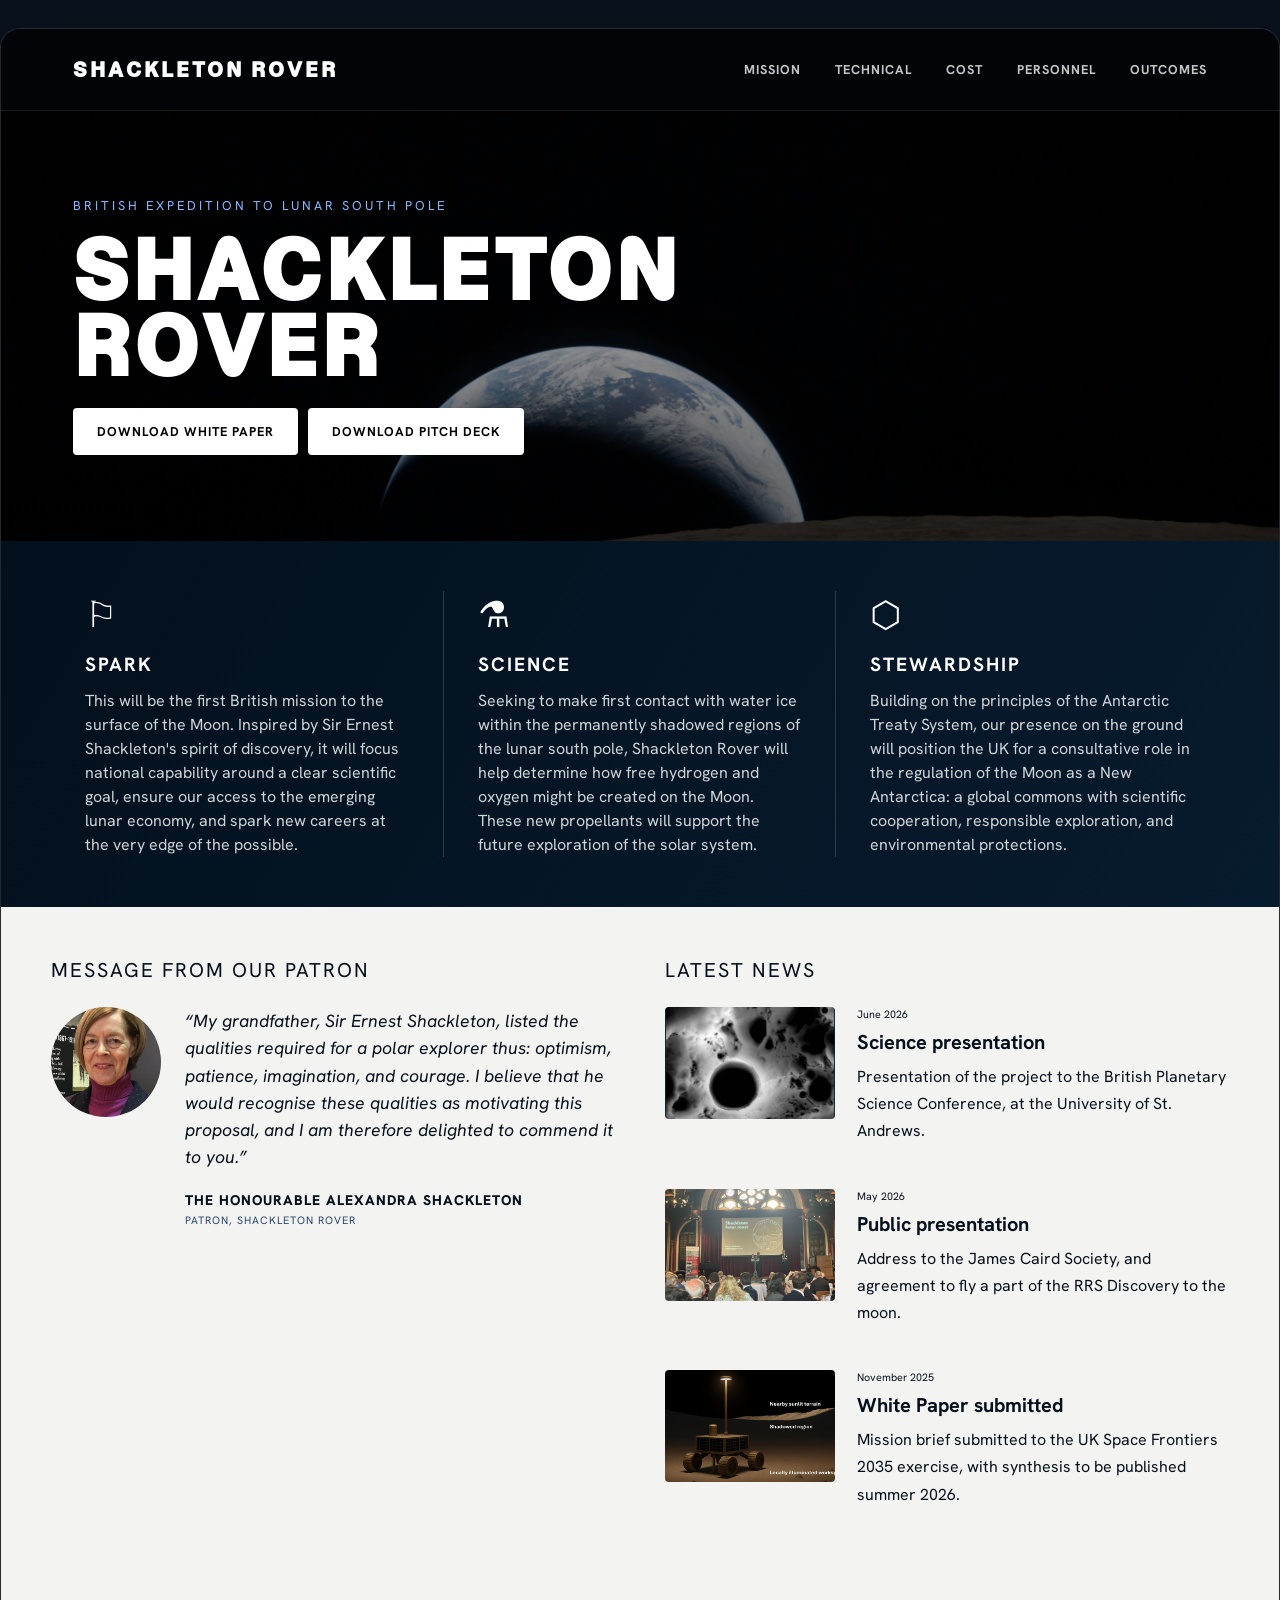
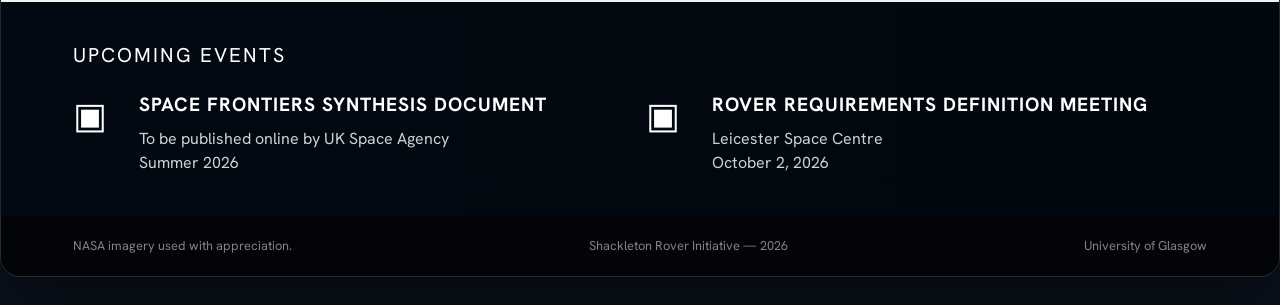
<file: index.html>
<!DOCTYPE html>
<html lang="en">

  
<head>
<link rel="icon" type="image/x-icon" href="assets/images/logo.png">
<meta charset="UTF-8">
<meta name="viewport" content="width=device-width, initial-scale=1.0">

<title>Shackleton Rover</title>

<link rel="stylesheet" href="css/styles.css">

</head>

<body>

<div class="page">

<nav>

<div class="logo">
<a href="index.html">Shackleton Rover</a>
</div>

<div class="nav-links">
<a href="mission.html">Mission</a>
<a href="technical.html">Technical</a>
<a href="cost.html">Cost</a>
<a href="personnel.html">Personnel</a>
<a href="outcomes.html">Outcomes</a>
</div>

</nav>

<section class="hero">

<div class="hero-content">

<div class="kicker">
British Expedition to Lunar South Pole
</div>

<h1>
Shackleton<br>
Rover
</h1>

<div id="downloadButtons">
<a class="button" href="assets/pdfs/PublicBriefing.pdf" target="_blank">
Download White Paper
</a>
<a class="button" href="assets/pdfs/Shackleton Pitch Deck July 26.pptx" target="_blank">
Download Pitch Deck
</a>
</div>

</div>

</section>

<section class="dark-band">

<div class="features">

<div class="feature">

<div class="icon">⚐</div>

<h3>Spark</h3>

<p>
This will be the first British mission to the surface of the Moon. Inspired by Sir Ernest Shackleton's spirit of discovery, it will focus national capability around a clear scientific goal, ensure our access to the emerging lunar economy, and spark new careers at the very edge of the possible.
</p>

</div>

<div class="feature">

<div class="icon">⚗</div>

<h3>Science</h3>

<p>
Seeking to make first contact with water ice within the permanently shadowed regions of the lunar south pole, Shackleton Rover will help determine how free hydrogen and oxygen might be created on the Moon. These new propellants will support the future exploration of the solar system.
</p>

</div>

<div class="feature">

<div class="icon">⬡</div>

<h3>Stewardship</h3>

<p>
Building on the principles of the Antarctic Treaty System, our presence on the ground will position the UK for a consultative role in the regulation of the Moon as a New Antarctica: a global commons with scientific cooperation, responsible exploration, and environmental protections.
</p>

</div>

</div>

</section>

<section class="light-section">

<div class="split">

<div>

<div class="section-title">
Message From Our Patron
</div>

<div class="patron">

<img src="assets/images/alexandra.jpg" alt="Alexandra Shackleton">

<div>

<div class="quote">
“My grandfather, Sir Ernest Shackleton, listed the qualities required for a polar explorer thus: optimism, patience, imagination, and courage. I believe that he would recognise these qualities as motivating this proposal, and I am therefore delighted to commend it to you.”
</div>

<div class="name">
The Honourable Alexandra Shackleton
</div>

<div class="role">
Patron, Shackleton Rover
</div>

</div>

</div>

</div>

<div>

<div class="section-title">
Latest News
</div>

<div class="news-item">

<img src="assets/images/crater.png">

<div>

<div class="news-date">
June 2026
</div>

<h3>
Science presentation
</h3>

<p>
Presentation of the project to the British Planetary Science Conference, at the University of St. Andrews.
</p>

</div>

</div>

<div class="news-item">

<img src="assets/images/jcsdinner.jpg">

<div>

<div class="news-date">
May 2026
</div>

<h3>
Public presentation
</h3>

<p>
Address to the James Caird Society, and agreement to fly a part of the RRS Discovery to the moon.
</p>

</div>

</div>

<div class="news-item">

<img src="assets/images/Rover.png">

<div>

<div class="news-date">
November 2025
</div>

<h3>
White Paper submitted
</h3>

<p>
Mission brief submitted to the UK Space Frontiers 2035 exercise, with synthesis to be published summer 2026.
</p>

</div>

</div>

</div>

</div>

</section>

<section class="events">

<div class="section-title">
Upcoming Events
</div>

<div class="event-grid" id="indexEvents">

<div class="event">

<div class="icon">▣</div>

<div>

<h3>
Space Frontiers synthesis document
</h3>

<p>
To be published online by UK Space Agency<br>
Summer 2026
</p>

</div>

</div>

<div class="event">

<div class="icon">▣</div>

<div>

<h3>
Rover Requirements Definition Meeting
</h3>

<p>
Leicester Space Centre<br>
October 2, 2026
</p>

</div>

</div>

</div>

</section>

<footer>

<div>
NASA imagery used with appreciation.
</div>

<div>
Shackleton Rover Initiative — 2026
</div>

<div>
University of Glasgow
</div>

</footer>

</div>

</body>
</html>
</file>
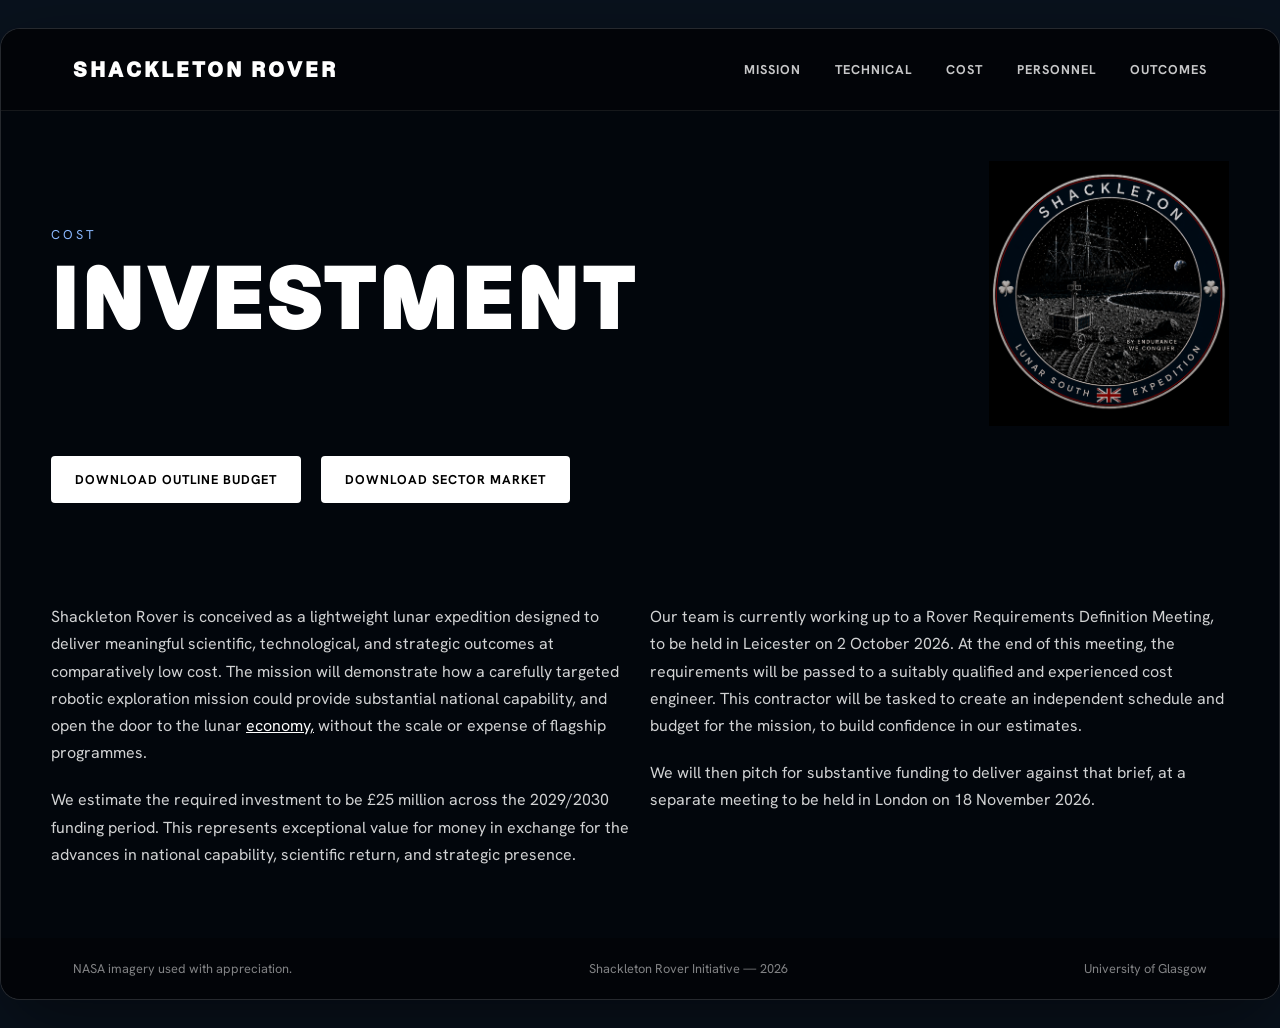
<file: cost.html>
<!DOCTYPE html>
<html lang="en">

<head>
<link rel="icon" type="image/x-icon" href="assets/images/logo.png">
<meta charset="UTF-8">
<meta name="viewport" content="width=device-width, initial-scale=1.0">

<title>Cost | Shackleton Rover</title>

<link rel="stylesheet" href="css/styles.css">

</head>

<body>

<div class="page">

<nav>

<div class="logo">
<a href="index.html">Shackleton Rover</a>
</div>

<div class="nav-links">
<a href="mission.html">Mission</a>
<a href="technical.html">Technical</a>
<a href="cost.html">Cost</a>
<a href="personnel.html">Personnel</a>
<a href="outcomes.html">Outcomes</a>
</div>

</nav>

<section class="content-section">
<div class="mission-header">

<div class="mission-title">

<div class="kicker">
Cost
</div>

<h1>
Investment
</h1>

</div>

<img src="assets/images/logo.png"
class="mission-page-logo"
alt="Mission logo">

</div>
<div id="downloadButtons">
  <a class="button" href="assets/pdfs/Shackleton Rover (Investment).pdf" target="_blank">
Download Outline Budget
</a>
</p>
  <a class="button" href="assets/pdfs/Shackleton Rover (Sectoral).pdf" target="_blank">
Download Sector Market
</a>
</div>
</section>

<section class="content-section">
  <div class="columnText">
    <div class="column1">
<p>
Shackleton Rover is conceived as a lightweight lunar expedition designed to deliver meaningful scientific, technological, and strategic outcomes at comparatively low cost. The mission will demonstrate how a carefully targeted robotic exploration mission could provide substantial national capability, and open the door to the lunar <a href="https://www.deloitte.com/content/dam/assets-zone3/us/en/docs/services/consulting/2026/deloitte-building-the-lunar-economy-report.pdf">economy,</a> without the scale or expense of flagship programmes.
</p>

<p>
We estimate the required investment to be £25 million across the 2029/2030 funding period.
This represents exceptional value for money in exchange for the advances in national capability, scientific return, and strategic presence.
</p>
</div>
<div class="column2">
<p>
Our team is currently working up to a Rover Requirements Definition Meeting, to be held in Leicester on 2 October 2026. At the end of this meeting, the requirements will be passed to a suitably qualified and experienced cost engineer. This contractor will be tasked to create an independent schedule and budget for the mission, to build confidence in our estimates.
</p>
<p>
We will then pitch for substantive funding to deliver against that brief, at a separate meeting to be held in London on 18 November 2026.
</p>
</div>
</div>

</section>

<footer>

<div>
NASA imagery used with appreciation.
</div>

<div>
Shackleton Rover Initiative — 2026
</div>

<div>
University of Glasgow
</div>

</footer>

</div>

</body>
</html>
</file>
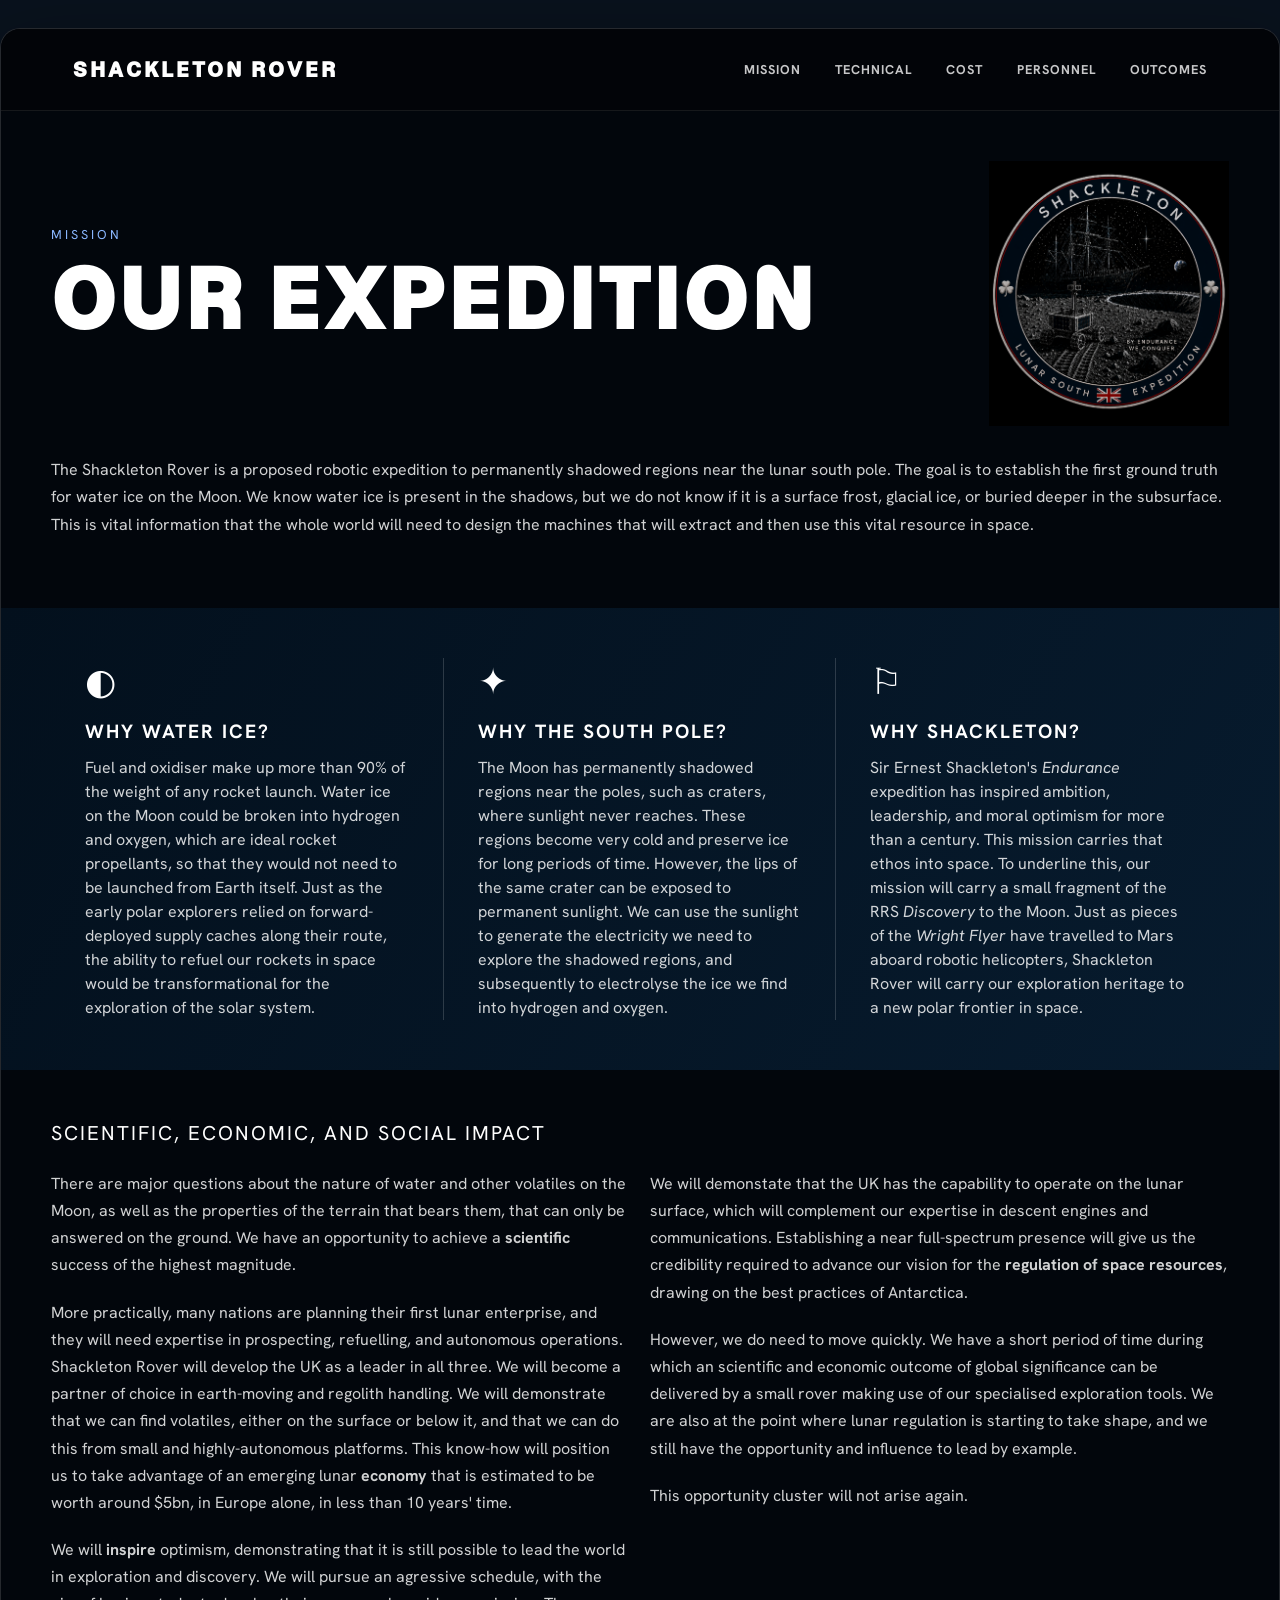
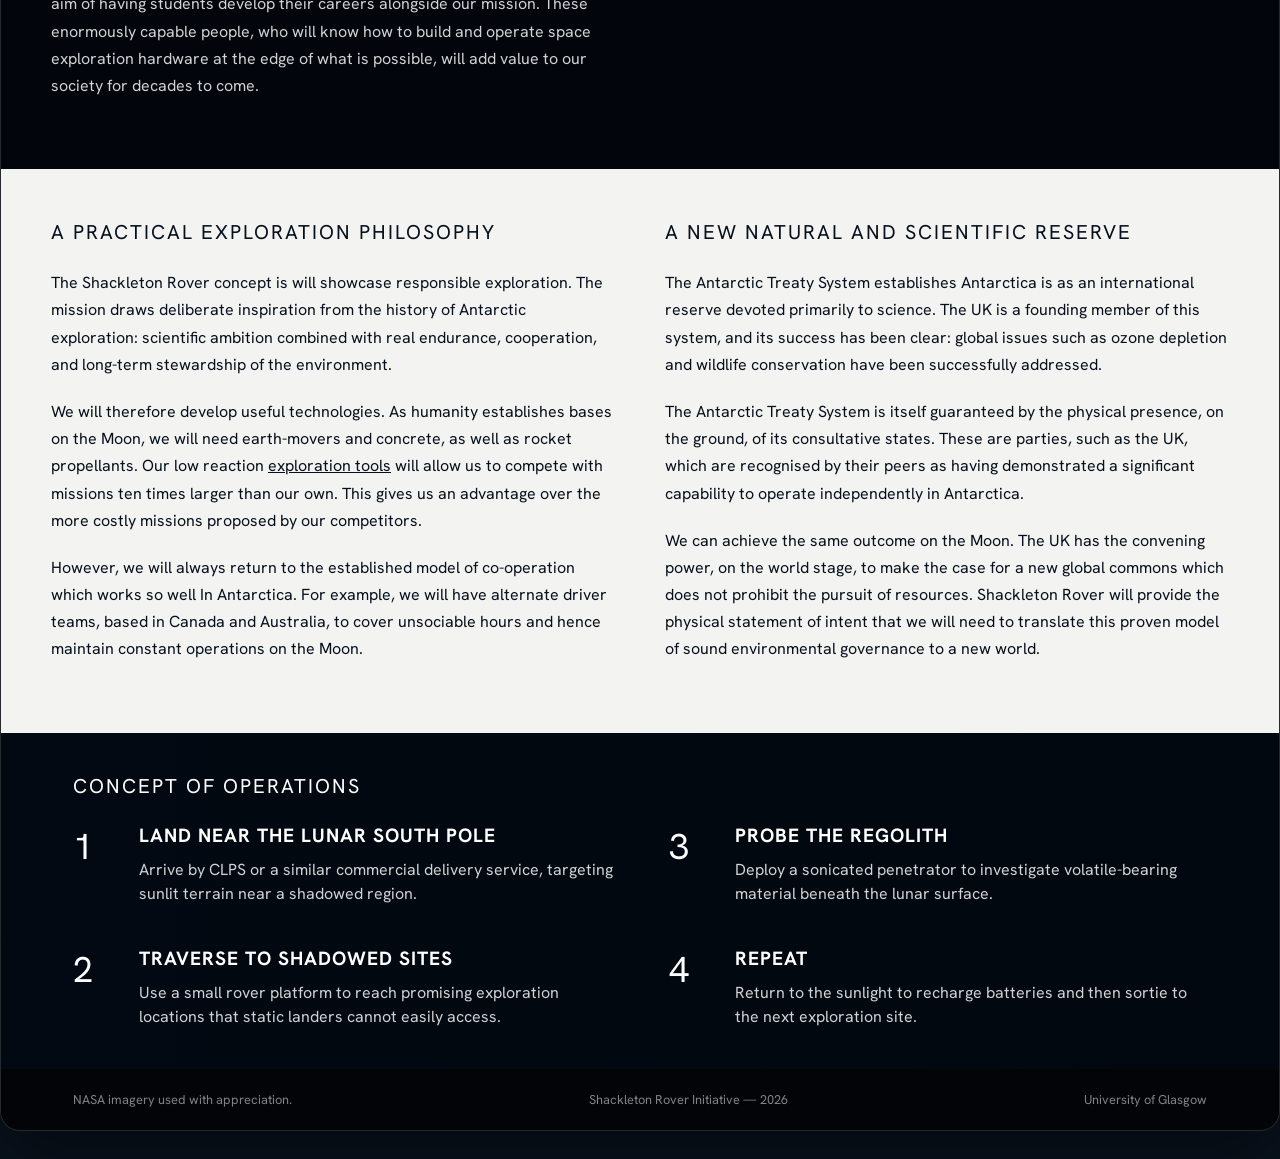
<file: mission.html>
<!DOCTYPE html>
<html lang="en">

<head>
<link rel="icon" type="image/x-icon" href="assets/images/logo.png">
<meta charset="UTF-8">
<meta name="viewport" content="width=device-width, initial-scale=1.0">

<title>Mission | Shackleton Rover</title>

<link rel="stylesheet" href="css/styles.css">

</head>

<body>

<div class="page">

<nav>

<div class="logo">
<a href="index.html">Shackleton Rover</a>
</div>

<div class="nav-links">
<a href="mission.html">Mission</a>
<a href="technical.html">Technical</a>
<a href="cost.html">Cost</a>
<a href="personnel.html">Personnel</a>
<a href="outcomes.html">Outcomes</a>
</div>

</nav>

<section class="content-section">

<div class="mission-header">


<div class="mission-title">

<div class="kicker">
Mission
</div>

<h1>
Our Expedition
</h1>

</div>

<img src="assets/images/logo.png" class="mission-page-logo" alt="Mission logo">

</div>

<p>
The Shackleton Rover is a proposed robotic expedition to permanently shadowed regions near the lunar south pole.
The goal is to establish the first ground truth for water ice on the Moon. We know water ice is present in the shadows, but we do not know if it is a surface frost, glacial ice, or buried deeper in the subsurface.
This is vital information that the whole world will need to design the machines that will extract and then use this vital resource in space.
</p>

</section>

<section class="dark-band">

<div class="features">

<div class="feature">

<div class="icon">◐</div>

<h3>Why Water Ice?</h3>

<p>
Fuel and oxidiser make up more than 90% of the weight of any rocket launch. Water ice on the Moon could be broken into hydrogen and oxygen, which are ideal rocket propellants, so that they would not need to be launched from Earth itself. Just as the early polar explorers relied on forward-deployed supply caches along their route, the ability to refuel our rockets in space would be transformational for the exploration of the solar system.

</div>

<div class="feature">

<div class="icon">✦</div>

<h3>Why the South Pole?</h3>

<p>
The Moon has permanently shadowed regions near the poles, such as craters, where sunlight never reaches. These regions become very cold and preserve ice for long periods of time. However, the lips of the same crater can be exposed to permanent sunlight. We can use the sunlight to generate the electricity we need to explore the shadowed regions, and subsequently to electrolyse the ice we find into hydrogen and oxygen.
</p>

</div>

<div class="feature">

<div class="icon">⚐</div>

<h3>Why Shackleton?</h3>

<p>
Sir Ernest Shackleton's <i>Endurance</i> expedition has inspired ambition, leadership, and moral optimism for more than a century. This mission carries that ethos into space. To underline this, our mission will carry a small fragment of the RRS <i>Discovery</i> to the Moon. Just as pieces of the <i>Wright Flyer</i> have travelled to Mars aboard robotic helicopters, Shackleton Rover will carry our exploration heritage to a new polar frontier in space.
</p>

</div>

</div>

</section>

<section class="content-section">

<div class="section-title">
Scientific, Economic, and Social Impact
</div>
<div class="columnText">
  <div class="column1">
<p>
There are major questions about the nature of water and other volatiles on the Moon, as well as the properties of the terrain that bears them, that can only be answered on the ground. We have an opportunity to achieve a <strong>scientific</strong> success of the highest magnitude.
</p>
<p>
More practically, many nations are planning their first lunar enterprise, and they will need expertise in prospecting, refuelling, and autonomous operations. Shackleton Rover will develop the UK as a leader in all three. We will become a partner of choice in earth-moving and regolith handling. We will demonstrate that we can find volatiles, either on the surface or below it, and that we can do this from small and highly-autonomous platforms. This know-how will position us to take advantage of an emerging lunar <strong>economy</strong> that is estimated to be worth around $5bn, in Europe alone, in less than 10 years' time.
</p>
<p>
We will <strong>inspire</strong> optimism, demonstrating that it is still possible to lead the world in exploration and discovery. We will pursue an agressive schedule, with the aim of having students develop their careers alongside our mission. These enormously capable people, who will know how to build and operate space exploration hardware at the edge of what is possible, will add value to our society for decades to come.
</p>
</div>
<div class="column2">
<p>
We will demonstate that the UK has the capability to operate on the lunar surface, which will complement our expertise in descent engines and communications. Establishing a near full-spectrum presence will give us the credibility required to advance our vision for the <strong>regulation of space resources</strong>, drawing on the best practices of Antarctica.
</p>
<p>
However, we do need to move quickly. We have a short period of time during which an scientific and economic outcome of global significance can be delivered by a small rover making use of our specialised exploration tools. We are also at the point where lunar regulation is starting to take shape, and we still have the opportunity and influence to lead by example.
</p>
<p>
This opportunity cluster will not arise again.
</p>
</div>
</div>
</section>

<section class="light-section">

<div class="split">

<div>

<div class="section-title">
A Practical Exploration Philosophy
</div>

<p>
The Shackleton Rover concept is will showcase responsible exploration. The mission draws deliberate inspiration from the history of Antarctic exploration: scientific ambition combined with real endurance, cooperation, and long-term stewardship of the environment.
</p>

<p>
We will therefore develop useful technologies. As humanity establishes bases on the Moon, we will need earth-movers and concrete, as well as rocket propellants. Our low reaction <a href="technical.html">exploration tools</a> will allow us to compete with missions ten times larger than our own. This gives us an advantage over the more costly missions proposed by our competitors.
</p>

<p>
However, we will always return to the established model of co-operation which works so well In Antarctica. For example, we will have alternate driver teams, based in Canada and Australia, to cover unsociable hours and hence maintain constant operations on the Moon.
</p>



</div>

<div>

<div class="section-title">
A New Natural and Scientific Reserve
</div>

<p>
The Antarctic Treaty System establishes Antarctica is as an international reserve devoted primarily to science. The UK is a founding member of this system, and its success has been clear: global issues such as ozone depletion and wildlife conservation have been successfully addressed.
</p>

<p>
The Antarctic Treaty System is itself guaranteed by the physical presence, on the ground, of its consultative states. These are parties, such as the UK, which are recognised by their peers as having demonstrated a significant capability to operate independently in Antarctica.
</p>

<p>
We can achieve the same outcome on the Moon. The UK has the convening power, on the world stage, to make the case for a new global commons which does not prohibit the pursuit of resources. Shackleton Rover will provide the physical statement of intent that we will need to translate this proven model of sound environmental governance to a new world.



</div>

</div>

</section>

<section class="events">

<div class="section-title">
Concept of Operations
</div>

<div class="event-grid">

<div class="event">

<div class="icon">1</div>

<div>

<h3>
Land near the lunar south pole
</h3>

<p>
Arrive by CLPS or a similar commercial delivery service, targeting sunlit terrain near a shadowed region.
</p>

</div>

</div>

<div class="event">

<div class="icon">2</div>

<div>

<h3>
Traverse to shadowed sites
</h3>

<p>
Use a small rover platform to reach promising exploration locations that static landers cannot easily access.
</p>

</div>

</div>

<div class="event">

<div class="icon">3</div>

<div>

<h3>
Probe the regolith
</h3>

<p>
Deploy a sonicated penetrator to investigate volatile-bearing material beneath the lunar surface.
</p>

</div>

</div>

<div class="event">

<div class="icon">4</div>

<div>

<h3>
Repeat
</h3>

<p>
Return to the sunlight to recharge batteries and then sortie to the next exploration site.
</p>

</div>

</div>

</div>

</section>



<footer>

<div>
NASA imagery used with appreciation.
</div>

<div>
Shackleton Rover Initiative — 2026
</div>

<div>
University of Glasgow
</div>

</footer>

</div>

</body>
</html>
</file>
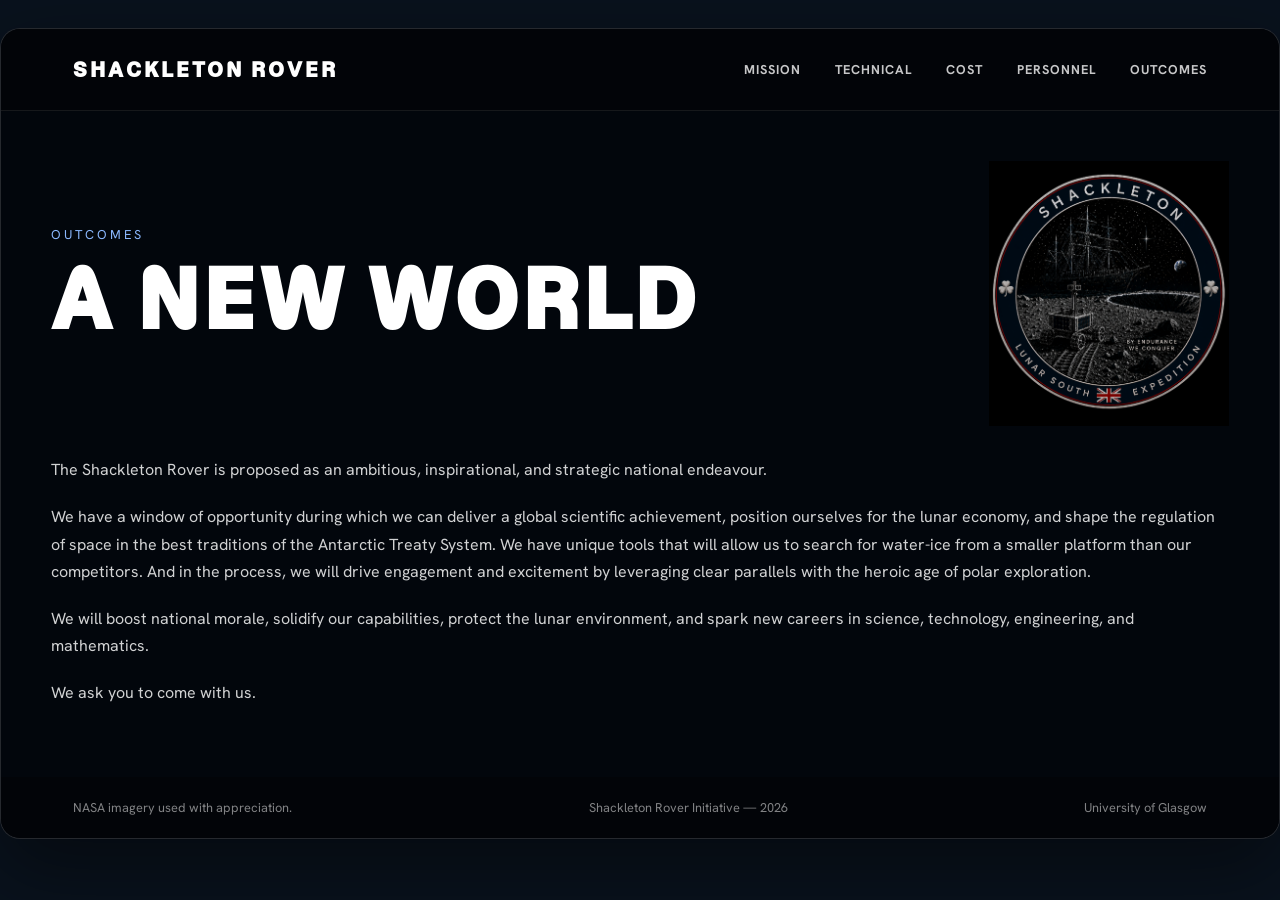
<file: outcomes.html>
<!DOCTYPE html>
<html lang="en">

<head>
<link rel="icon" type="image/x-icon" href="assets/images/logo.png">
<meta charset="UTF-8">
<meta name="viewport" content="width=device-width, initial-scale=1.0">

<title>Outcomes | Shackleton Rover</title>

<link rel="stylesheet" href="css/styles.css">

</head>

<body>

<div class="page">

<nav>

<div class="logo">
<a href="index.html">Shackleton Rover</a>
</div>

<div class="nav-links">
<a href="mission.html">Mission</a>
<a href="technical.html">Technical</a>
<a href="cost.html">Cost</a>
<a href="personnel.html">Personnel</a>
<a href="outcomes.html">Outcomes</a>
</div>

</nav>

<section class="content-section">

<div class="mission-header">

<div class="mission-title">

<div class="kicker">
Outcomes
</div>

<h1>
A new world
</h1>

</div>

<img src="assets/images/logo.png"
class="mission-page-logo"
alt="Mission logo">

</div>

<p>
The Shackleton Rover is proposed as an ambitious, inspirational, and strategic national endeavour. 
</p>
  
<p>We have a window of opportunity during which we can deliver a global scientific achievement, position ourselves for the lunar economy, and shape the regulation of space in the best traditions of the Antarctic Treaty System.
We have unique tools that will allow us to search for water-ice from a smaller platform than our competitors.
And in the process, we will drive engagement and excitement by leveraging clear parallels with the heroic age of polar exploration. 
</p>
<p>
We will boost national morale, solidify our capabilities, protect the lunar environment, and spark new careers in science, technology, engineering, and mathematics. 
</p>
<p>
We ask you to come with us. 
</p>


</section>

<footer>

<div>
NASA imagery used with appreciation.
</div>

<div>
Shackleton Rover Initiative — 2026
</div>

<div>
University of Glasgow
</div>

</footer>

</div>

</body>
</html>
</file>
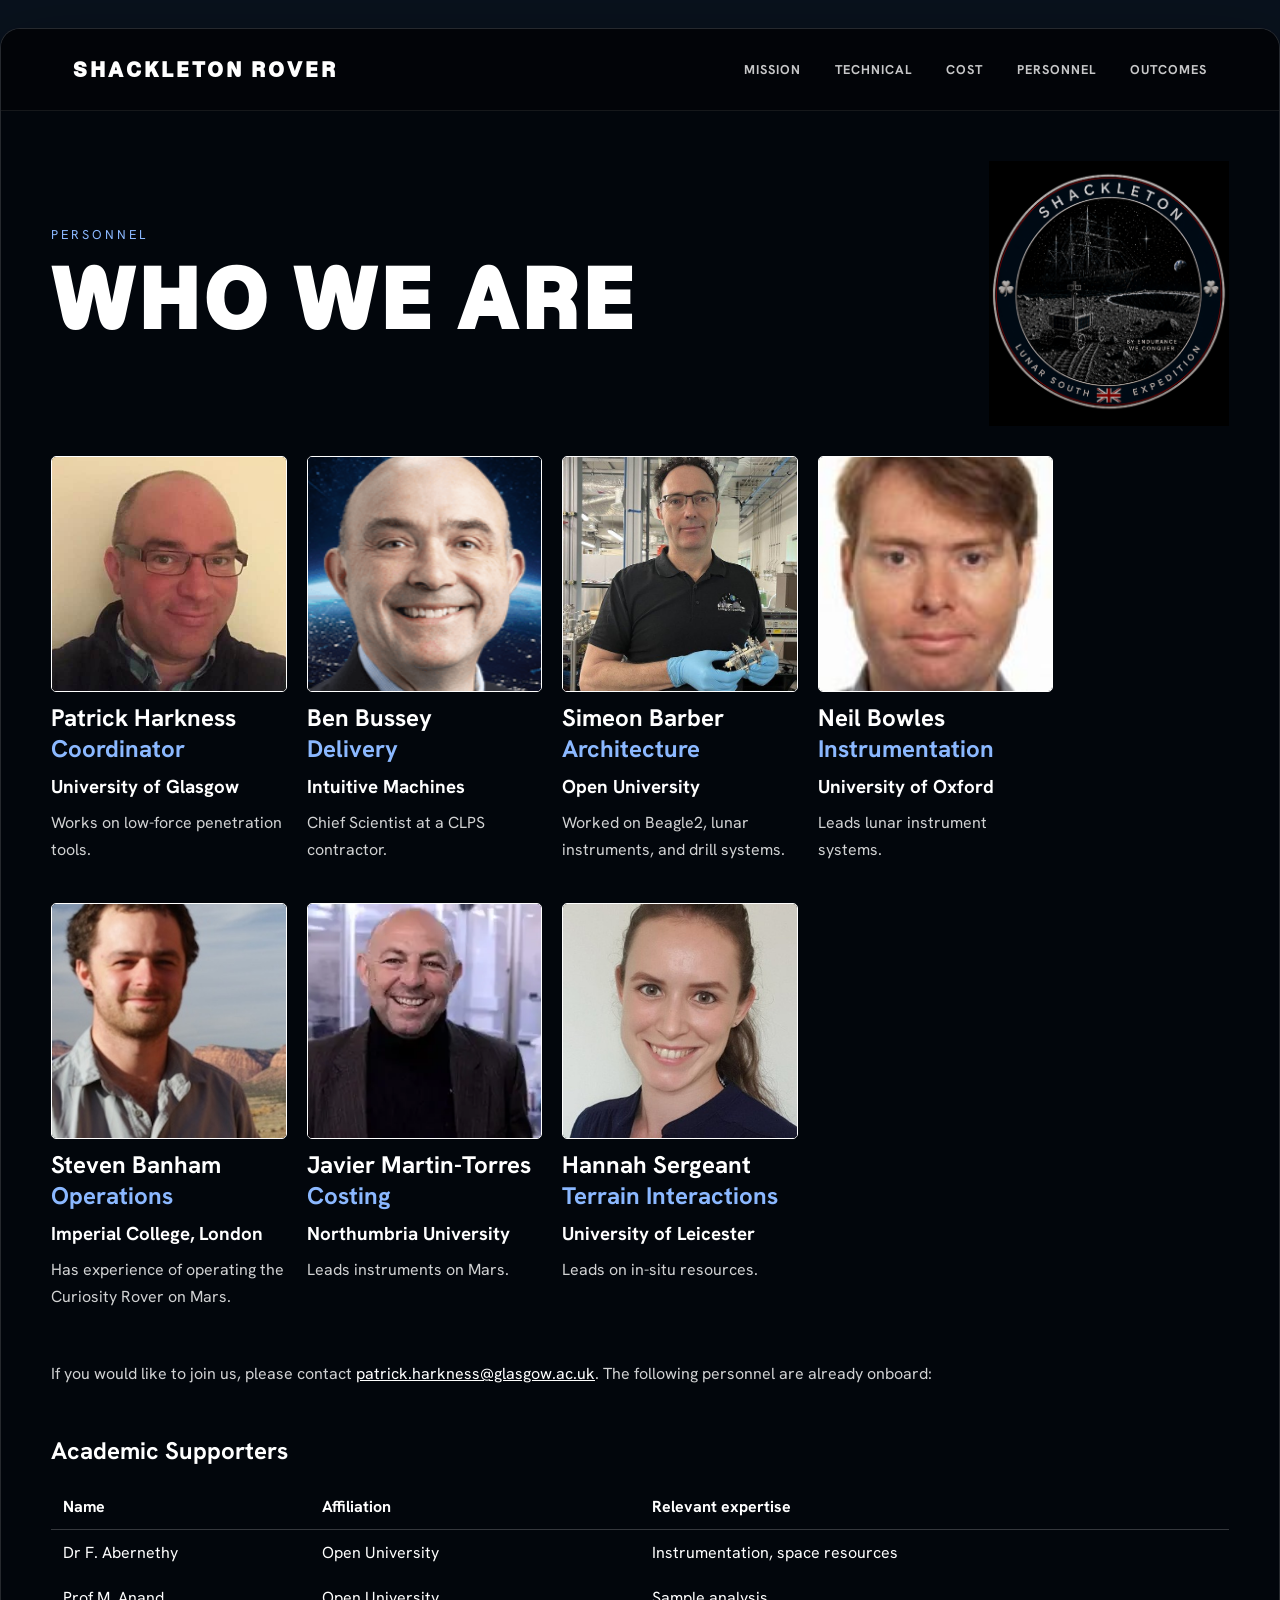
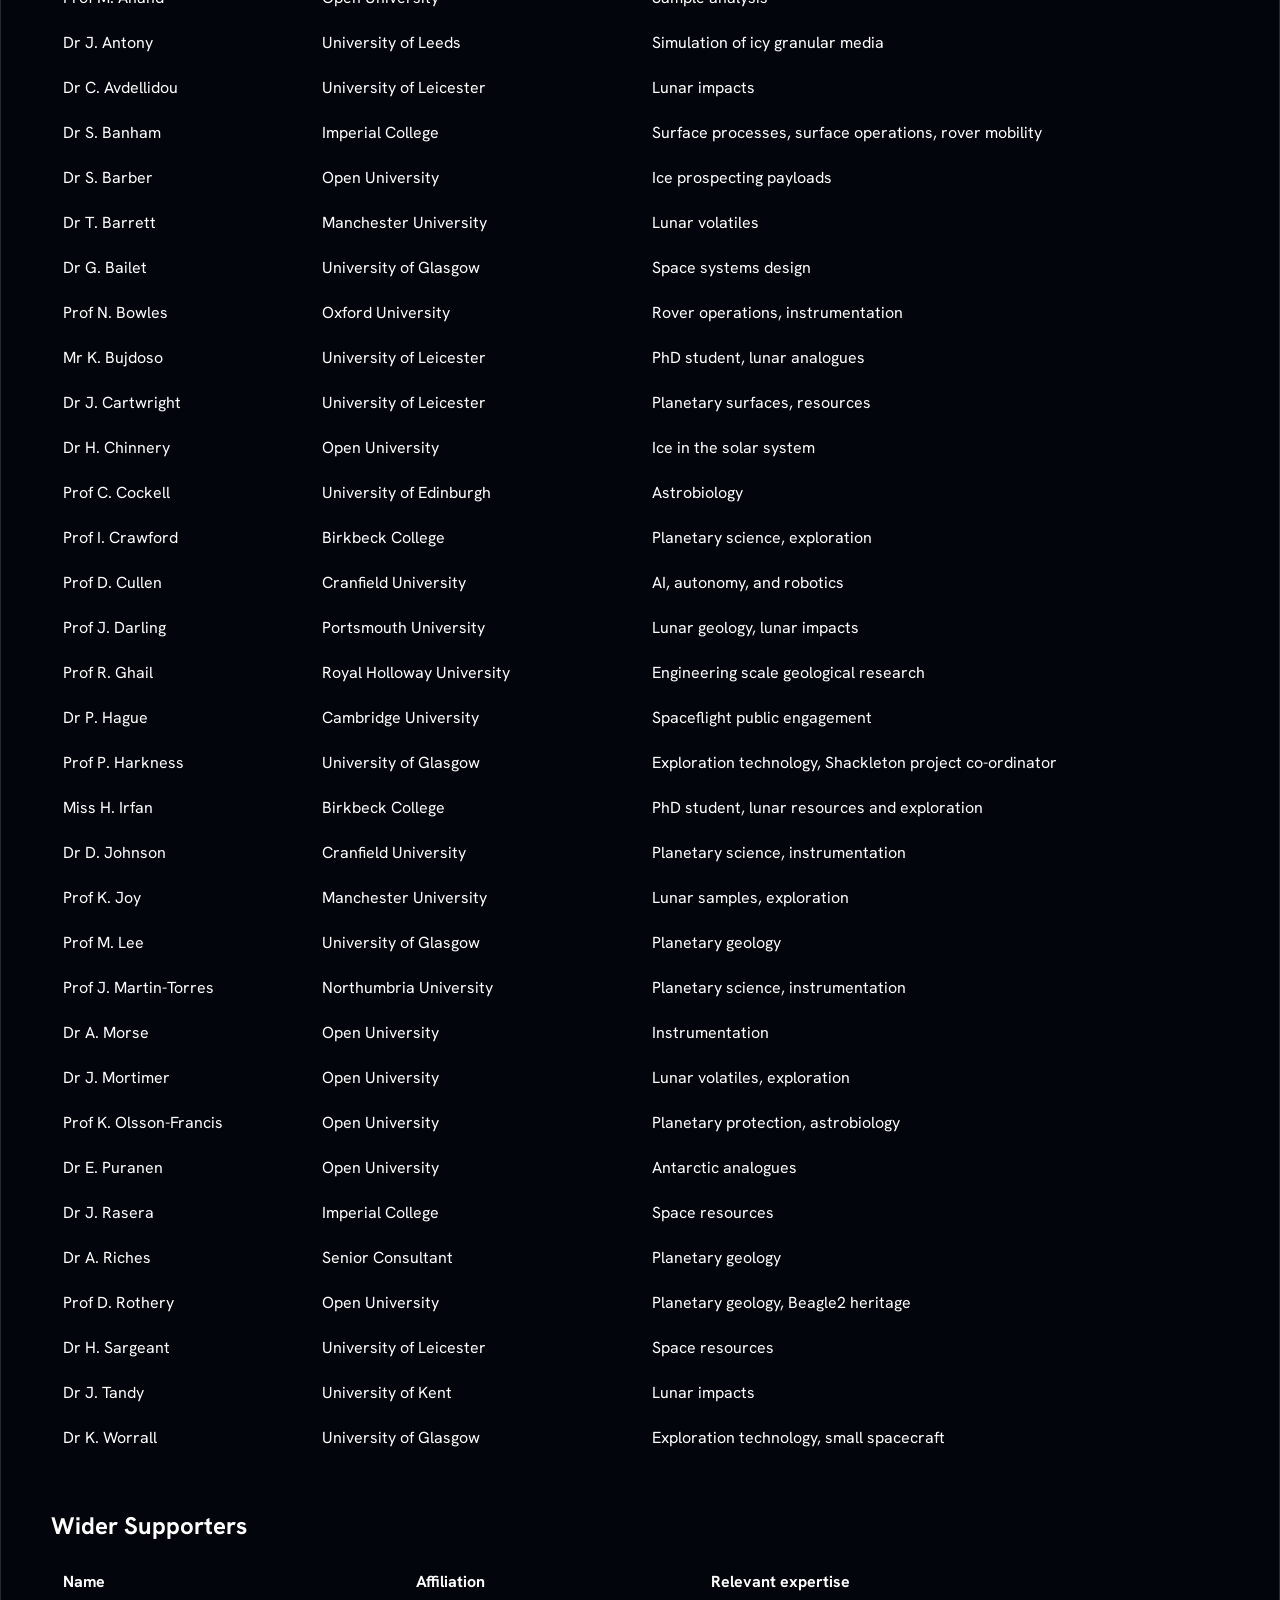
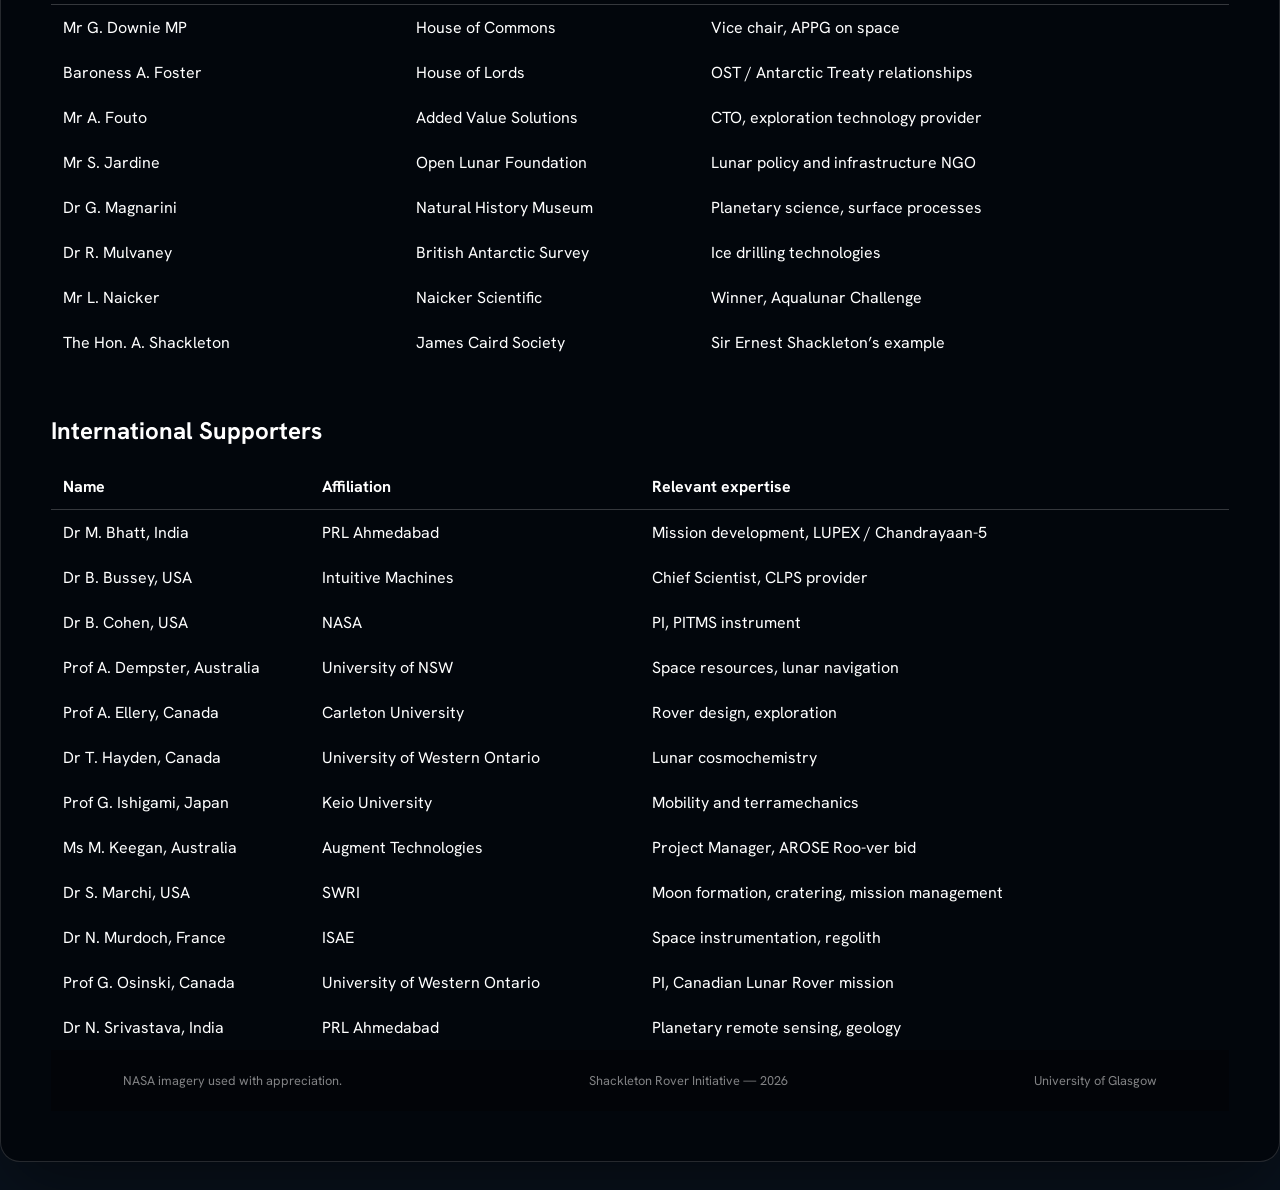
<file: personnel.html>
<!DOCTYPE html>
<html lang="en">

<head>

<meta charset="UTF-8">
<meta name="viewport" content="width=device-width, initial-scale=1.0">

<title>Personnel | Shackleton Rover</title>

<link rel="stylesheet" href="css/styles.css">

</head>

<body>

<div class="page">

<nav>

<div class="logo">
<a href="index.html">Shackleton Rover</a>
</div>

<div class="nav-links">
<a href="mission.html">Mission</a>
<a href="technical.html">Technical</a>
<a href="cost.html">Cost</a>
<a href="personnel.html">Personnel</a>
<a href="outcomes.html">Outcomes</a>
</div>

</nav>

<section class="content-section">

<div class="mission-header">

<div class="mission-title">

<div class="kicker">
Personnel
</div>

<h1>
Who We Are
</h1>

</div>

<img src="assets/images/logo.png"
class="mission-page-logo"
alt="Mission logo">

</div>

<div id="personnelGrid">
  <div class=personnelMember>
    <img src="assets/images/patrick.jpg" />
    <h2>Patrick Harkness<br/><span class="rolePersonnel">Coordinator</span></h2>
    <h3>University of Glasgow</h3>
    <p>Works on low-force penetration tools.</p>
  </div>
  <div class=personnelMember>
    <img src="assets/images/ben.png" />
    <h2>Ben Bussey<br/><span class="rolePersonnel">Delivery</span></h2>
    <h3>Intuitive Machines</h3>
    <p>Chief Scientist at a CLPS contractor.</p>
  </div>
  <div class=personnelMember>
    <img src="assets/images/simeon.jpg" />
    <h2>Simeon Barber<br/><span class="rolePersonnel">Architecture</span></h2>
    <h3>Open University</h3>
    <p>Worked on Beagle2, lunar instruments, and drill systems.</p>
  </div>
  <div class=personnelMember>
    <img src="assets/images/neil.jpg" />
    <h2>Neil Bowles<br/><span class="rolePersonnel">Instrumentation</span></h2>
    <h3>University of Oxford</h3>
    <p>Leads lunar instrument systems.</p>
  </div>
  <div class=personnelMember>
    <img src="assets/images/steven.jpg" />
    <h2>Steven Banham<br/><span class="rolePersonnel">Operations</span></h2>
    <h3>Imperial College, London</h3>
    <p>Has experience of operating the Curiosity Rover on Mars.</p>
  </div>
  <div class=personnelMember>
    <img src="assets/images/javier.png" />
    <h2>Javier Martin-Torres<br/><span class="rolePersonnel">Costing</span></h2>
    <h3>Northumbria University</h3>
    <p>Leads instruments on Mars.</p>
  </div>
  <div class=personnelMember>
    <img src="assets/images/hannah.jpg" />
    <h2>Hannah Sergeant<br/><span class="rolePersonnel">Terrain Interactions</span></h2>
    <h3>University of Leicester</h3>
    <p>Leads on in-situ resources.</p>
  </div>
</div>

<div style="overflow-x:auto; margin-top:30px;">

<p>
If you would like to join us, please contact <a href="mailto:patrick.harkness@glasgow.ac.uk">patrick.harkness@glasgow.ac.uk</a>. The following personnel are already onboard:
    <br>
    <br>
</p>

<h2 style="margin-bottom:18px;">Academic Supporters</h2>

<table style="width:100%; border-collapse:collapse; table-layout:fixed; margin-bottom:50px;">

<colgroup>
    <col style="width:22%;">
    <col style="width:28%;">
    <col style="width:50%;">
</colgroup>

<tr style="border-bottom:1px solid rgba(255,255,255,.2);">
<th style="text-align:left; padding:12px;">Name</th>
<th style="text-align:left; padding:12px;">Affiliation</th>
<th style="text-align:left; padding:12px;">Relevant expertise</th>
</tr>

<tr><td style="padding:12px;">Dr F. Abernethy</td><td style="padding:12px;">Open University</td><td style="padding:12px;">Instrumentation, space resources</td></tr>
<tr><td style="padding:12px;">Prof M. Anand</td><td style="padding:12px;">Open University</td><td style="padding:12px;">Sample analysis</td></tr>
<tr><td style="padding:12px;">Dr J. Antony</td><td style="padding:12px;">University of Leeds</td><td style="padding:12px;">Simulation of icy granular media</td></tr>
<tr><td style="padding:12px;">Dr C. Avdellidou</td><td style="padding:12px;">University of Leicester</td><td style="padding:12px;">Lunar impacts</td></tr>
<tr><td style="padding:12px;">Dr S. Banham</td><td style="padding:12px;">Imperial College</td><td style="padding:12px;">Surface processes, surface operations, rover mobility</td></tr>
<tr><td style="padding:12px;">Dr S. Barber</td><td style="padding:12px;">Open University</td><td style="padding:12px;">Ice prospecting payloads</td></tr>
<tr><td style="padding:12px;">Dr T. Barrett</td><td style="padding:12px;">Manchester University</td><td style="padding:12px;">Lunar volatiles</td></tr>
<tr><td style="padding:12px;">Dr G. Bailet</td><td style="padding:12px;">University of Glasgow</td><td style="padding:12px;">Space systems design</td></tr>
<tr><td style="padding:12px;">Prof N. Bowles</td><td style="padding:12px;">Oxford University</td><td style="padding:12px;">Rover operations, instrumentation</td></tr>
<tr><td style="padding:12px;">Mr K. Bujdoso</td><td style="padding:12px;">University of Leicester</td><td style="padding:12px;">PhD student, lunar analogues</td></tr>
<tr><td style="padding:12px;">Dr J. Cartwright</td><td style="padding:12px;">University of Leicester</td><td style="padding:12px;">Planetary surfaces, resources</td></tr>
<tr><td style="padding:12px;">Dr H. Chinnery</td><td style="padding:12px;">Open University</td><td style="padding:12px;">Ice in the solar system</td></tr>
<tr><td style="padding:12px;">Prof C. Cockell</td><td style="padding:12px;">University of Edinburgh</td><td style="padding:12px;">Astrobiology</td></tr>
<tr><td style="padding:12px;">Prof I. Crawford</td><td style="padding:12px;">Birkbeck College</td><td style="padding:12px;">Planetary science, exploration</td></tr>
<tr><td style="padding:12px;">Prof D. Cullen</td><td style="padding:12px;">Cranfield University</td><td style="padding:12px;">AI, autonomy, and robotics</td></tr>
<tr><td style="padding:12px;">Prof J. Darling</td><td style="padding:12px;">Portsmouth University</td><td style="padding:12px;">Lunar geology, lunar impacts</td></tr>
<tr><td style="padding:12px;">Prof R. Ghail</td><td style="padding:12px;">Royal Holloway University</td><td style="padding:12px;">Engineering scale geological research</td></tr>
<tr><td style="padding:12px;">Dr P. Hague</td><td style="padding:12px;">Cambridge University</td><td style="padding:12px;">Spaceflight public engagement</td></tr>
<tr><td style="padding:12px;">Prof P. Harkness</td><td style="padding:12px;">University of Glasgow</td><td style="padding:12px;">Exploration technology, Shackleton project co-ordinator</td></tr>
<tr><td style="padding:12px;">Miss H. Irfan</td><td style="padding:12px;">Birkbeck College</td><td style="padding:12px;">PhD student, lunar resources and exploration</td></tr>
<tr><td style="padding:12px;">Dr D. Johnson</td><td style="padding:12px;">Cranfield University</td><td style="padding:12px;">Planetary science, instrumentation</td></tr>
<tr><td style="padding:12px;">Prof K. Joy</td><td style="padding:12px;">Manchester University</td><td style="padding:12px;">Lunar samples, exploration</td></tr>
<tr><td style="padding:12px;">Prof M. Lee</td><td style="padding:12px;">University of Glasgow</td><td style="padding:12px;">Planetary geology</td></tr>
<tr><td style="padding:12px;">Prof J. Martin-Torres</td><td style="padding:12px;">Northumbria University</td><td style="padding:12px;">Planetary science, instrumentation</td></tr>
<tr><td style="padding:12px;">Dr A. Morse</td><td style="padding:12px;">Open University</td><td style="padding:12px;">Instrumentation</td></tr>
<tr><td style="padding:12px;">Dr J. Mortimer</td><td style="padding:12px;">Open University</td><td style="padding:12px;">Lunar volatiles, exploration</td></tr>
<tr><td style="padding:12px;">Prof K. Olsson-Francis</td><td style="padding:12px;">Open University</td><td style="padding:12px;">Planetary protection, astrobiology</td></tr>
<tr><td style="padding:12px;">Dr E. Puranen</td><td style="padding:12px;">Open University</td><td style="padding:12px;">Antarctic analogues</td></tr>
<tr><td style="padding:12px;">Dr J. Rasera</td><td style="padding:12px;">Imperial College</td><td style="padding:12px;">Space resources</td></tr>
<tr><td style="padding:12px;">Dr A. Riches</td><td style="padding:12px;">Senior Consultant</td><td style="padding:12px;">Planetary geology</td></tr>
<tr><td style="padding:12px;">Prof D. Rothery</td><td style="padding:12px;">Open University</td><td style="padding:12px;">Planetary geology, Beagle2 heritage</td></tr>
<tr><td style="padding:12px;">Dr H. Sargeant</td><td style="padding:12px;">University of Leicester</td><td style="padding:12px;">Space resources</td></tr>
<tr><td style="padding:12px;">Dr J. Tandy</td><td style="padding:12px;">University of Kent</td><td style="padding:12px;">Lunar impacts</td></tr>
<tr><td style="padding:12px;">Dr K. Worrall</td><td style="padding:12px;">University of Glasgow</td><td style="padding:12px;">Exploration technology, small spacecraft</td></tr>

</table>

<h2 style="margin-bottom:18px;">Wider Supporters</h2>

<table style="width:100%; border-collapse:collapse; table-layout:fixed; margin-bottom:50px;">

<colgroup>
    <col style="width:30%;">
    <col style="width:25%;">
    <col style="width:45%;">
</colgroup>

<tr style="border-bottom:1px solid rgba(255,255,255,.2);">
<th style="text-align:left; padding:12px;">Name</th>
<th style="text-align:left; padding:12px;">Affiliation</th>
<th style="text-align:left; padding:12px;">Relevant expertise</th>
</tr>

<tr><td style="padding:12px;">Mr G. Downie MP</td><td style="padding:12px;">House of Commons</td><td style="padding:12px;">Vice chair, APPG on space</td></tr>
<tr><td style="padding:12px;">Baroness A. Foster</td><td style="padding:12px;">House of Lords</td><td style="padding:12px;">OST / Antarctic Treaty relationships</td></tr>
<tr><td style="padding:12px;">Mr A. Fouto</td><td style="padding:12px;">Added Value Solutions</td><td style="padding:12px;">CTO, exploration technology provider</td></tr>
<tr><td style="padding:12px;">Mr S. Jardine</td><td style="padding:12px;">Open Lunar Foundation</td><td style="padding:12px;">Lunar policy and infrastructure NGO</td></tr>
<tr><td style="padding:12px;">Dr G. Magnarini</td><td style="padding:12px;">Natural History Museum</td><td style="padding:12px;">Planetary science, surface processes</td></tr>
<tr><td style="padding:12px;">Dr R. Mulvaney</td><td style="padding:12px;">British Antarctic Survey</td><td style="padding:12px;">Ice drilling technologies</td></tr>
<tr><td style="padding:12px;">Mr L. Naicker</td><td style="padding:12px;">Naicker Scientific</td><td style="padding:12px;">Winner, Aqualunar Challenge</td></tr>
<tr><td style="padding:12px;">The Hon. A. Shackleton</td><td style="padding:12px;">James Caird Society</td><td style="padding:12px;">Sir Ernest Shackleton’s example</td></tr>

</table>

<h2 style="margin-bottom:18px;">International Supporters</h2>

<table style="width:100%; border-collapse:collapse; table-layout:fixed;">

<colgroup>
    <col style="width:22%;">
    <col style="width:28%;">
    <col style="width:50%;">
</colgroup>

<tr style="border-bottom:1px solid rgba(255,255,255,.2);">
<th style="text-align:left; padding:12px;">Name</th>
<th style="text-align:left; padding:12px;">Affiliation</th>
<th style="text-align:left; padding:12px;">Relevant expertise</th>
</tr>

<tr><td style="padding:12px;">Dr M. Bhatt, India</td><td style="padding:12px;">PRL Ahmedabad</td><td style="padding:12px;">Mission development, LUPEX / Chandrayaan-5</td></tr>
<tr><td style="padding:12px;">Dr B. Bussey, USA</td><td style="padding:12px;">Intuitive Machines</td><td style="padding:12px;">Chief Scientist, CLPS provider</td></tr>
<tr><td style="padding:12px;">Dr B. Cohen, USA</td><td style="padding:12px;">NASA</td><td style="padding:12px;">PI, PITMS instrument</td></tr>
<tr><td style="padding:12px;">Prof A. Dempster, Australia</td><td style="padding:12px;">University of NSW</td><td style="padding:12px;">Space resources, lunar navigation</td></tr>
<tr><td style="padding:12px;">Prof A. Ellery, Canada</td><td style="padding:12px;">Carleton University</td><td style="padding:12px;">Rover design, exploration</td></tr>
<tr><td style="padding:12px;">Dr T. Hayden, Canada</td><td style="padding:12px;">University of Western Ontario</td><td style="padding:12px;">Lunar cosmochemistry</td></tr>
<tr><td style="padding:12px;">Prof G. Ishigami, Japan</td><td style="padding:12px;">Keio University</td><td style="padding:12px;">Mobility and terramechanics</td></tr>
<tr><td style="padding:12px;">Ms M. Keegan, Australia</td><td style="padding:12px;">Augment Technologies</td><td style="padding:12px;">Project Manager, AROSE Roo-ver bid</td></tr>
<tr><td style="padding:12px;">Dr S. Marchi, USA</td><td style="padding:12px;">SWRI</td><td style="padding:12px;">Moon formation, cratering, mission management</td></tr>
<tr><td style="padding:12px;">Dr N. Murdoch, France</td><td style="padding:12px;">ISAE</td><td style="padding:12px;">Space instrumentation, regolith</td></tr>
<tr><td style="padding:12px;">Prof G. Osinski, Canada</td><td style="padding:12px;">University of Western Ontario</td><td style="padding:12px;">PI, Canadian Lunar Rover mission</td></tr>
<tr><td style="padding:12px;">Dr N. Srivastava, India</td><td style="padding:12px;">PRL Ahmedabad</td><td style="padding:12px;">Planetary remote sensing, geology</td></tr>

</table>

</div>
<footer>

<div>
NASA imagery used with appreciation.
</div>

<div>
Shackleton Rover Initiative — 2026
</div>

<div>
University of Glasgow
</div>

</footer>
</body>
</html>
</file>
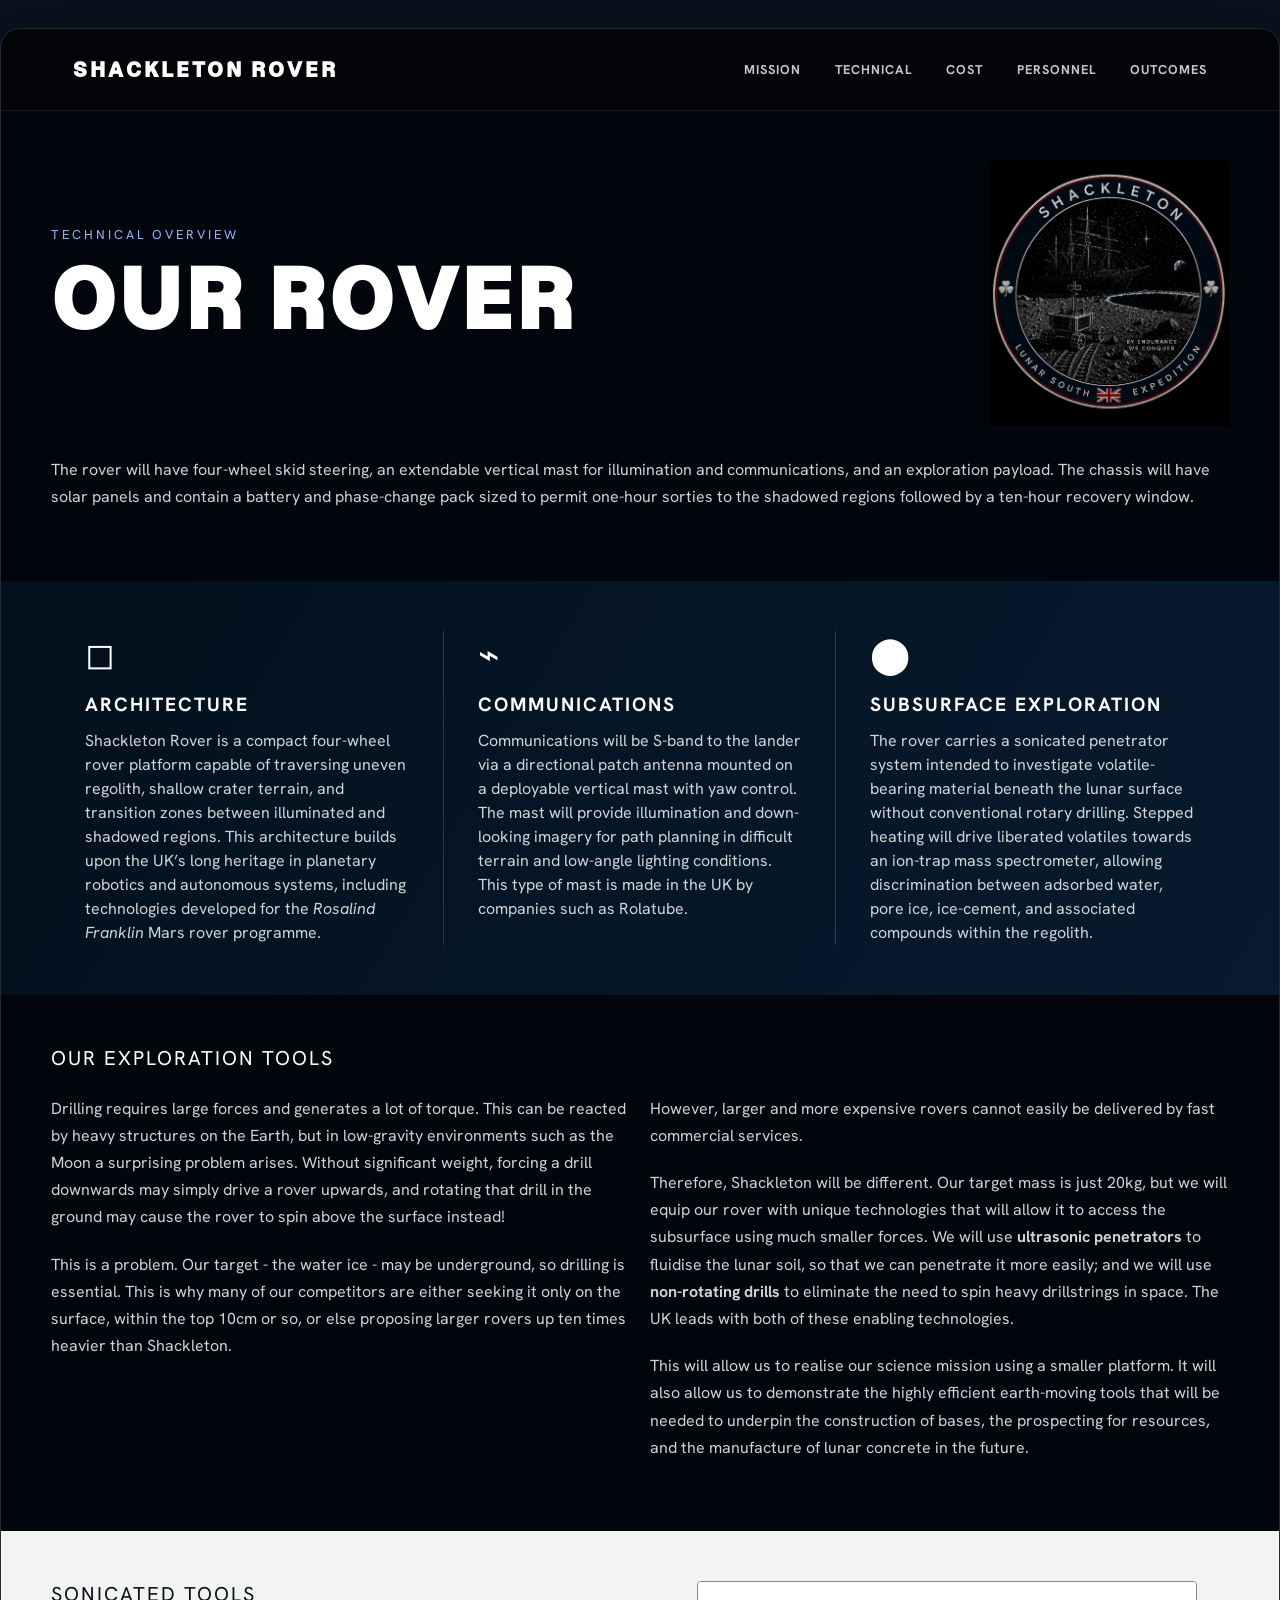
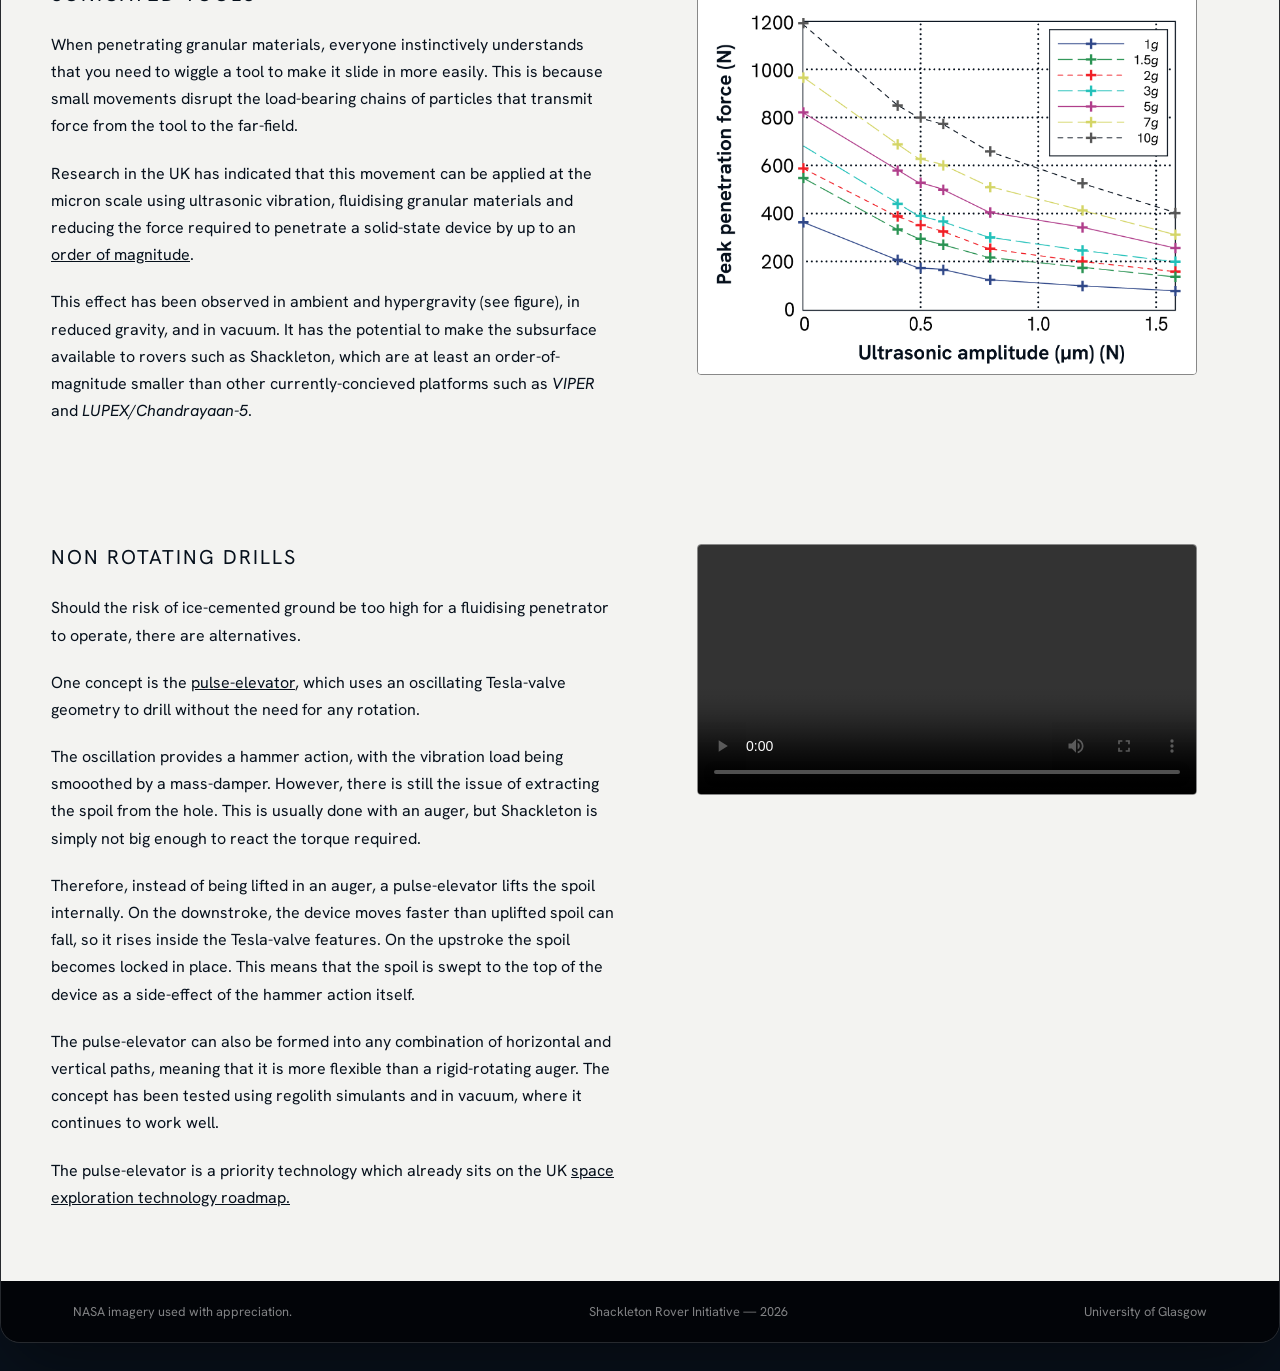
<file: technical.html>
<!DOCTYPE html>
<html lang="en">

<head>

<meta charset="UTF-8">
<meta name="viewport" content="width=device-width, initial-scale=1.0">

<title>Technical | Shackleton Rover</title>

<link rel="stylesheet" href="css/styles.css">

</head>

<body>

<div class="page">

<nav>

<div class="logo">
<a href="index.html">Shackleton Rover</a>
</div>

<div class="nav-links">
<a href="mission.html">Mission</a>
<a href="technical.html">Technical</a>
<a href="cost.html">Cost</a>
<a href="personnel.html">Personnel</a>
<a href="outcomes.html">Outcomes</a>
</div>

</nav>

<section class="content-section">

<div class="mission-header">

<div class="mission-title">

<div class="kicker">
Technical Overview
</div>

<h1>
Our Rover
</h1>

</div>

<img src="assets/images/logo.png"
class="mission-page-logo"
alt="Mission Logo">

</div>

<p>
The rover will have four-wheel skid steering, an extendable vertical mast for illumination and communications, and an exploration payload. The chassis will have solar panels and contain a battery and phase-change pack sized to permit one-hour sorties to the shadowed regions followed by a ten-hour recovery window.</p>

</section>

<section class="dark-band">

<div class="features">

<div class="feature">

<div class="icon">◻</div>

<h3>
Architecture
</h3>

<p>
Shackleton Rover is a compact four-wheel rover platform capable of traversing uneven regolith, shallow crater terrain, and transition zones between illuminated and shadowed regions. This architecture builds upon the UK’s long heritage in planetary robotics and autonomous systems, including technologies developed for the <i>Rosalind Franklin</i> Mars rover programme.
</p>

</div>

<div class="feature">

<div class="icon">⌁</div>

<h3>
Communications
</h3>

<p>
Communications will be S-band to the lander via a directional patch antenna mounted on a deployable vertical mast with yaw control. The mast will provide illumination and down-looking imagery for path planning in difficult terrain and low-angle lighting conditions. This type of mast is made in the UK by companies such as Rolatube.
</p>

</div>

<div class="feature">

<div class="icon">⬤</div>

<h3>
Subsurface Exploration
</h3>

<p>
The rover carries a sonicated penetrator system intended to investigate volatile-bearing material beneath the lunar surface without conventional rotary drilling. Stepped heating will drive liberated volatiles towards an ion-trap mass spectrometer, allowing discrimination between adsorbed water, pore ice, ice-cement, and associated compounds within the regolith.
</p>

</div>

</div>

</section>

<section class="content-section">

<div class="section-title">
Our Exploration Tools
</div>
<div class="columnText">
  <div class="column1">
<p>
Drilling requires large forces and generates a lot of torque. This can be reacted by heavy structures on the Earth, but in low-gravity environments such as the Moon a surprising problem arises. Without significant weight, forcing a drill downwards may simply drive a rover upwards, and rotating that drill in the ground may cause the rover to spin above the surface instead!
</p>
<p>
This is a problem. Our target - the water ice - may be underground, so drilling is essential. This is why many of our competitors are either seeking it only on the surface, within the top 10cm or so, or else proposing larger rovers up ten times heavier than Shackleton.
</p>
</div>
<div class="column2">
<p>
However, larger and more expensive rovers cannot easily be delivered by fast commercial services.
</p>
<p>
Therefore, Shackleton will be different. Our target mass is just 20kg, but we will equip our rover with unique technologies that will allow it to access the subsurface using much smaller forces. We will use <strong>ultrasonic penetrators</strong> to fluidise the lunar soil, so that we can penetrate it more easily; and we will use <strong>non-rotating drills</strong> to eliminate the need to spin heavy drillstrings in space. The UK leads with both of these enabling technologies.
</p>
<p>
This will allow us to realise our science mission using a smaller platform. It will also allow us to demonstrate the highly efficient earth-moving tools that will be needed to underpin the construction of bases, the prospecting for resources, and the manufacture of lunar concrete in the future.
</p>
</div>
</div>

</section>

<section class="light-section">

<div class="split">

<div>

<div class="section-title">
Sonicated tools
</div>

<p>
When penetrating granular materials, everyone instinctively understands that you need to wiggle a tool to make it slide in more easily. This is because small movements disrupt the load-bearing chains of particles that transmit force from the tool to the far-field.
</p>
<p>
Research in the UK has indicated that this movement can be applied at the micron scale using ultrasonic vibration, fluidising granular materials and reducing the force required to penetrate a solid-state device by up to an
<a href="https://royalsocietypublishing.org/rspa/article/473/2198/20160673/57322/An-experimental-study-of-ultrasonic-vibration-and"
target="_blank">
order of magnitude</a>.
<p>
This effect has been observed in ambient and hypergravity (see figure), in reduced gravity, and in vacuum. It has the potential to make the subsurface available to rovers such as Shackleton, which are at least an order-of-magnitude smaller than other currently-concieved platforms such as <i>VIPER</i> and <i>LUPEX/Chandrayaan-5</i>.
</p>
</p>
</p>

</div>

<div id="loadChart" style="max-width: 500px; margin-left: auto; margin-right: auto;">
<img src="assets/images/load.png"
alt="Ultrasonic penetrator load testing"
style="width:100%; border-radius:4px; border:1px solid #888;"


</div>

</div>

</section>
<section class="light-section">

<div class="split">

<div>

<div class="section-title">
Non Rotating Drills
</div>

<p>
Should the risk of ice-cemented ground be too high for a fluidising penetrator to operate, there are alternatives.
</p>
<p>
One concept is the <a href="https://www.sciencedirect.com/science/article/pii/S0094576522003988"
target="_blank">pulse-elevator</a>, which uses an oscillating Tesla-valve geometry to drill without the need for any rotation.
</p>
<p>
The oscillation provides a hammer action, with the vibration load being smooothed by a mass-damper. However, there is still the issue of extracting the spoil from the hole. This is usually done with an auger, but Shackleton is simply not big enough to react the torque required.
</p>
<p>
Therefore, instead of being lifted in an auger, a pulse-elevator lifts the spoil internally. On the downstroke, the device moves faster than uplifted spoil can fall, so it rises inside the Tesla-valve features. On the upstroke the spoil becomes locked in place. This means that the spoil is swept to the top of the device as a side-effect of the hammer action itself.
</p>
<p>
The pulse-elevator can also be formed into any combination of horizontal and vertical paths, meaning that it is more flexible than a rigid-rotating auger. The concept has been tested using regolith simulants and in vacuum, where it continues to work well.
</p>
<p>
The pulse-elevator is a priority technology which already sits on the UK <a href="https://www.gov.uk/government/publications/space-exploration-technology-roadmap/space-exploration-technology-roadmap--3"
target="_blank">space exploration technology roadmap.</a>

</div>

<video width="100%" controls>
<source src="assets/images/pulseelevator.mp4" type="video/mp4">
</video>

</section>
<footer>

<div>
NASA imagery used with appreciation.
</div>

<div>
Shackleton Rover Initiative — 2026
</div>

<div>
University of Glasgow
</div>

</footer>

</div>

</body>

</html>
</file>
<file: css/styles.css>
@import url('https://fonts.googleapis.com/css2?family=Hanken+Grotesk:ital,wght@0,100..900;1,100..900&family=Momo+Trust+Display&display=swap');

*{
  box-sizing:border-box;
  margin:0;
  padding:0;
}

html{
  scroll-behavior:smooth;
}

body{
  background:#09121d;
  font-family:"Hanken Grotesk",Arial,Helvetica,sans-serif;
  color:white;
}

.page{
  max-width:1280px;
  margin:28px auto;
  border-radius:20px;
  overflow:hidden;
  border:1px solid rgba(255,255,255,.14);
  background:#02060c;
  box-shadow:0 30px 80px rgba(0,0,0,.45);
  position:relative;
}

/* NAVIGATION */

nav{
  height:82px;

  display:flex;
  align-items:center;
  justify-content:space-between;

  padding:0 72px;

  background:#020408;

  border-bottom:1px solid rgba(255,255,255,.08);
}

.logo{
  font-size:1.25em;
  font-weight:800;
  letter-spacing:3px;
  text-transform:uppercase;
}

.logo a{
  color:white;
  text-decoration:none;
  font-family: "Momo Trust Display", sans-serif;
}

.nav-links{
  display:flex;
  gap:34px;
}

.nav-links a{
  color:rgba(255,255,255,.78);

  text-decoration:none;

  font-size:0.8em;
  font-weight:700;

  text-transform:uppercase;
  letter-spacing:1px;

  transition:.2s;
}

.nav-links a:hover{
  color:white;
}
/* HERO */

.hero{
  position:relative;

  min-height:430px;

  display:flex;
  align-items:center;
  flex-wrap: wrap;

  padding:80px 72px;

  overflow:auto;

  background:#000;
}

.hero::before{
  content:"";

  position:absolute;
  inset:0;

  background:
    linear-gradient(
      to bottom,
      rgba(0,0,0,.25),
      rgba(0,0,0,.6)
    ),
    url("../assets/images/earthrise.jpg");

background-size:cover;
background-position:92% 30%;
background-repeat:no-repeat;
  z-index:0;
}

.hero-content{
  position:relative;
  z-index:2;

  max-width:680px;
  display: flex;
  flex-wrap: wrap;

}

.kicker{
  color:#8bb8ff;

  font-size:0.8em;

  letter-spacing:3px;
  text-transform:uppercase;

  margin-bottom:18px;
}

h1{
  font-size:5em;
  line-height:.95;

  letter-spacing:4px;
  text-transform:uppercase;

  margin-bottom:24px;
  font-family: "Momo Trust Display", sans-serif;
}

.hero p{
  font-size:1.5em;
  line-height:1.5;

  color:rgba(255,255,255,.92);

  margin-bottom:34px;
}

.button{
  display:inline-block;

  background:white;
  color:black;

  padding:15px 24px;

  border-radius:4px;

  font-size:0.8em;
  font-weight:700;

  text-transform:uppercase;
  letter-spacing:1px;

  text-decoration:none;
  max-width: 500px;
}

/* CONTENT */

.content-section{
  padding: 50px;
}

.content-section p a {
  color: #ffffff;
}

.light-section p a {
  color: #06101c;
}

.section-title{
  font-size:1.25em;

  letter-spacing:2px;
  text-transform:uppercase;

  margin-bottom:24px;
}

.content-section p{
  color:rgba(255,255,255,.82);

  line-height:1.7;



  margin-bottom:20px;
}
.mission-header{
  display:flex;
  justify-content:space-between;
  align-items:center;

  gap:40px;

  margin-bottom:30px;
}

.mission-title{
  flex:1;
}

.mission-page-logo{
  width:140px;
  height:auto;

  object-fit:contain;

  opacity:.95;

  flex-shrink:0;
}
/* MISSION HEADER */

.mission-header{
  display:flex;
  justify-content:space-between;
  align-items:center;

  gap:40px;

  margin-bottom:30px;
}

.mission-title{
  flex:1;
}

.mission-page-logo{
  width:240px;
  height:auto;

  display:block;

  flex-shrink:0;
}
/* FEATURES */

.dark-band{
  background:
    linear-gradient(
      120deg,
      #03101d,
      #071b2e
    );

  padding: 50px;
}

.features{
  display:grid;
  grid-template-columns:repeat(3,1fr);
}

.feature{
  padding:0 34px;

  border-right:1px solid rgba(255,255,255,.16);
}

.feature:last-child{
  border-right:0;
}

.icon{
  font-size:2.25em;
  margin-bottom:14px;
}

.feature h3{
  font-size:1.2em;

  letter-spacing:2px;
  text-transform:uppercase;

  margin-bottom:12px;
}

.feature p{
  color:rgba(255,255,255,.82);
  line-height:1.5;
}

/* LIGHT SECTION */

.light-section{
  background:#f3f3f1;
  color:#06101c;

  padding: 50px;
}
.light-section p{
  line-height:1.7;
  margin-bottom:20px;
}
.split{
  display:grid;
  grid-template-columns:1fr 1fr;

  gap:50px;
}

.patron{
  display:grid;
  grid-template-columns:110px 1fr;

  gap:24px;
}

.patron img{
  width:110px;
  height:110px;

  border-radius:50%;

  object-fit:cover;
}

.quote{
  font-size:1.1em;
  line-height:1.55;

  font-style:italic;
}

.name{
  margin-top:20px;

  font-size:0.875em;
  font-weight:800;

  text-transform:uppercase;
  letter-spacing:1px;
}

.role{
  font-size:0.67em;

  color:#28476d;

  text-transform:uppercase;
  letter-spacing:1px;

  margin-top:4px;
}

.rolePersonnel {
  color: rgb(139, 184, 255);
}

/* NEWS */

.news-item{
  display:grid;
  grid-template-columns:170px 1fr;

  gap:22px;

  margin-bottom:24px;
}

.news-item img{
  width:170px;
  height:112px;

  object-fit:cover;

  border-radius:4px;
}

.news-date{
  font-size:0.67em;
  margin-bottom:8px;
}

.news-item h3{
  font-size:1.25em;
  margin-bottom:8px;
}

/* EVENTS */

.events{
  background:
    linear-gradient(
      90deg,
      rgba(2,9,18,.95),
      rgba(2,9,18,.55)
    );

  padding:40px 72px;
}

.event-grid{
  display:grid;
  grid-template-rows:auto auto;
  grid-auto-flow: column;
  gap:40px;
}

#indexEvents {
  grid-template-rows:auto;
}

.event{
  display:grid;
  grid-template-columns:48px 1fr;
  gap:18px;
}

.event h3{
  font-size:1.2em;

  text-transform:uppercase;
  letter-spacing:1px;

  margin-bottom:10px;
}

.event p{
  color:rgba(255,255,255,.82);
  line-height:1.5;
}
/* FOOTER */

footer{
  background:#020408;

  padding:22px 72px;

  display:flex;
  justify-content:space-between;

  color:rgba(255,255,255,.5);

  font-size:0.8em;
}

#downloadButtons {
  display: flex;
  gap: 10px;
  flex-wrap: wrap;
}

.columnText {
  display: flex;
  flex-direction: row;
  gap: 20px;
}

.column1 {
  display: flex;
  flex-direction: column;
  flex-basis: 100%;
  flex: 1;
}

.column2 {
  display: flex;
  flex-direction: column;
  flex-basis: 100%;
  flex: 1;
}

video {
  max-width: 500px;
  margin-left: auto;
  margin-right: auto;
  border: 1px solid rgb(136, 136, 136);
  border-radius: 4px;
}

#personnelGrid {
  display: flex;
  flex-direction: row;
  flex-wrap: wrap;
  gap: 20px;
  align-content: center;
}

.personnelMember {
  display: flex;
  flex-direction: column;
  flex-basis: 0.25;
  max-width: 20%;
  grid-row-gap: 10px;
}

.personnelMember img {
  object-fit: cover;
  border: 1px solid #ffffff;
  border-radius: 5px;
  aspect-ratio: 1;
}


/* TABLET */

@media(max-width:992px){

  .page{
    margin:0;
    border-radius:0;
  }

  nav{
    height:auto;

    padding:18px 20px;

    flex-direction:column;
    align-items:flex-start;

    gap:18px;
  }

  .logo{
    font-size:1.25em;
    line-height:1.1;
  }

  .nav-links{
    display:flex;
    flex-wrap:wrap;

    gap:14px 18px;
  }

  .nav-links a{
    font-size:0.67em;
  }

  .hero{
    min-height:420px;
  }

  .hero::before{
    background-size:140% auto;
    background-position:65% 100%;
  }

  h1{
    font-size:3em;
    line-height:.95;
  }

  .hero p{
    font-size:1.2em;
  }

  .mission-header{
    flex-direction:column;
    align-items:flex-start;

    gap:20px;
  }

  .mission-page-logo{
  }

  .features{
    grid-template-columns:1fr;
  }

  .feature{
    border-right:0;

    border-bottom:1px solid rgba(255,255,255,.14);

    padding:24px 0;
  }

  .feature:last-child{
    border-bottom:0;
  }

  .split{
    grid-template-columns:1fr;
  }

  .event-grid{
    display: flex;
    flex-direction: column;
  }

  .events{
    padding:40px 24px;
  }

  footer{
    display:block;

    text-align:center;

    padding:24px;
  }

  footer div{
    margin:8px 0;
  }

  .columnText {
    flex-direction: column;
    grid-row-gap: 0;
  }

  .personnelMember {
    max-width: 30%;
  }


}

/* MOBILE */
@media(max-width:600px){
  h1 {
    font-size: 2em;
  }

  .patron{
    display:flex;
    flex-direction: column;
    gap:24px;
  }

  .news-item {
    display:flex;
    flex-direction: column;
  }

  .news-item img {
      width:100%;
      min-height:225px;
  }

  .patron img{
    width:110px;
    height:110px;

    border-radius:50%;

    object-fit:cover;
  }

  .personnelMember {
    max-width: 100%;
  }

  .personnelMember img {
    max-width: 200px;
  }
}
</file>
